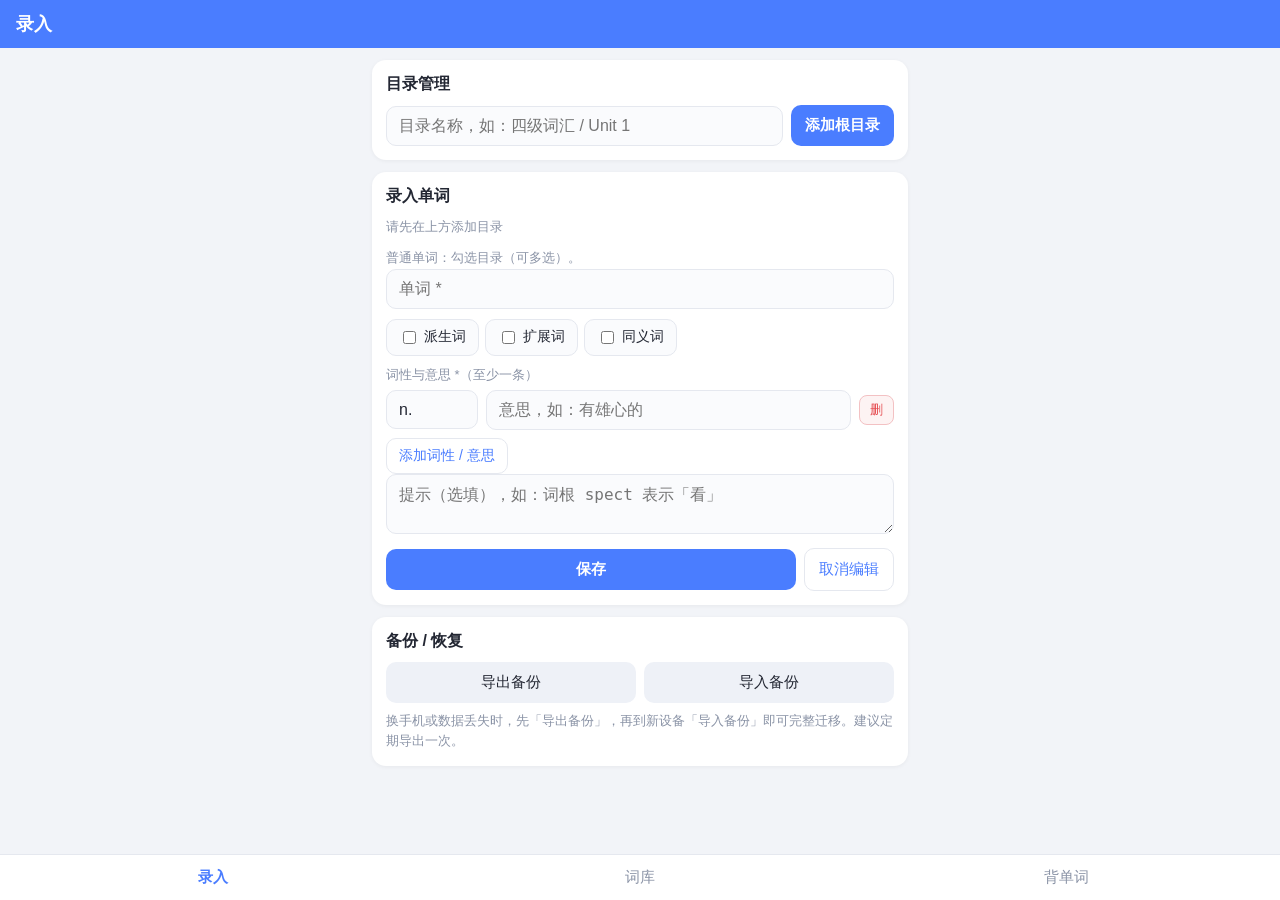
<file: index.html>
<!DOCTYPE html>
<html lang="zh-CN">
<head>
<meta charset="UTF-8">
<meta name="viewport" content="width=device-width, initial-scale=1, maximum-scale=1, user-scalable=no, viewport-fit=cover">
<meta name="apple-mobile-web-app-capable" content="yes">
<meta name="mobile-web-app-capable" content="yes">
<meta name="apple-mobile-web-app-status-bar-style" content="black-translucent">
<meta name="theme-color" content="#4a7dff">
<title>背单词</title>
<style>
:root {
  --primary: #4a7dff;
  --primary-dark: #3563d6;
  --bg: #f2f4f8;
  --card: #ffffff;
  --line: #e5e8ef;
  --text: #232733;
  --muted: #8a93a6;
  --danger: #e5484d;
  --good: #2fa96e;
  --mid: #f5a623;
}
* { box-sizing: border-box; -webkit-tap-highlight-color: transparent; }
html, body { height: 100%; }
body {
  margin: 0;
  font-family: -apple-system, BlinkMacSystemFont, "PingFang SC", "Helvetica Neue", "Microsoft YaHei", sans-serif;
  background: var(--bg);
  color: var(--text);
  font-size: 16px;
  -webkit-font-smoothing: antialiased;
}
#topbar {
  position: sticky; top: 0; z-index: 20;
  background: var(--primary); color: #fff;
  padding: calc(env(safe-area-inset-top) + 12px) 16px 12px;
}
#topbar h1 { margin: 0; font-size: 18px; font-weight: 600; }
#main { padding: 12px 12px calc(80px + env(safe-area-inset-bottom)); max-width: 560px; margin: 0 auto; }
.card {
  background: var(--card); border-radius: 14px; padding: 14px; margin-bottom: 12px;
  box-shadow: 0 1px 4px rgba(0,0,0,.05);
}
.card h2 { margin: 0 0 10px; font-size: 16px; }
input[type=text], input[type=search], select, textarea {
  width: 100%; padding: 10px 12px; border: 1px solid var(--line); border-radius: 10px;
  font-size: 16px; background: #fafbfd; color: var(--text); margin-bottom: 10px;
  outline: none; -webkit-appearance: none; appearance: none;
}
input:focus, select:focus, textarea:focus { border-color: var(--primary); background: #fff; }
.check { display: flex; align-items: center; gap: 8px; margin-bottom: 10px; font-size: 15px; }
.check input[type=checkbox] { width: 20px; height: 20px; accent-color: var(--primary); }
.type-row { display: flex; gap: 6px; margin-bottom: 10px; flex-wrap: wrap; }
.type-row label {
  display: flex; align-items: center; gap: 5px;
  border: 1px solid var(--line); border-radius: 10px; padding: 8px 12px;
  font-size: 14px; background: #fafbfd; cursor: pointer;
}
.type-row label.on { border-color: var(--primary); background: #eef3ff; color: var(--primary-dark); }
.type-row input { accent-color: var(--primary); }
.field-label { font-size: 13px; color: var(--muted); margin: 6px 0; }
.dir-checks { margin-bottom: 10px; }
.dir-check-item {
  display: flex; align-items: center; gap: 8px;
  padding: 6px 8px 6px calc(8px + var(--depth, 0) * 20px); border-radius: 8px;
}
.dir-check-item:active { background: var(--bg); }
.dir-check-item.hl { background: #eceef2; }
.dir-check-item input { width: 18px; height: 18px; accent-color: var(--primary); flex: none; }
.dir-check-item input:disabled { opacity: .35; }
.form-word-node .dir-name { font-weight: 500; }
.sense-row { display: flex; gap: 8px; margin-bottom: 8px; align-items: center; }
.sense-row select { width: 92px; flex: none; margin-bottom: 0; }
.sense-row input { flex: 1; margin-bottom: 0; }
.row { display: flex; gap: 8px; align-items: center; }
.row input { flex: 1; margin-bottom: 0; }
.btn {
  display: inline-block; border: none; border-radius: 10px; padding: 11px 14px;
  font-size: 15px; background: #eef1f7; color: var(--text); cursor: pointer;
}
.btn:active { transform: scale(.97); }
.btn.primary { background: var(--primary); color: #fff; font-weight: 600; }
.btn.primary:active { background: var(--primary-dark); }
.btn.ghost { background: #fff; border: 1px solid var(--line); color: var(--primary); }
.btn.small { padding: 8px 12px; font-size: 14px; }
.btn.grow { flex: 1; }
.btn:disabled { opacity: .4; }
.mini {
  border: 1px solid var(--line); background: #fff; color: var(--primary);
  border-radius: 8px; padding: 5px 10px; font-size: 13px; cursor: pointer; white-space: nowrap;
}
.mini:active { background: #eef3ff; }
.mini.danger { color: var(--danger); border-color: #f3c1c3; background: #fdf3f3; }
.mini.icon { display: inline-flex; align-items: center; padding: 5px 8px; }
.icon-btn {
  border: 1px solid var(--line); background: #fff; color: var(--primary);
  border-radius: 50%; width: 40px; height: 40px;
  display: inline-flex; align-items: center; justify-content: center; cursor: pointer; flex: none;
}
.toolbar { display: flex; gap: 8px; margin-bottom: 10px; }
.toolbar .btn { flex: 1; font-size: 14px; padding: 10px 8px; }
.hint { font-size: 13px; color: var(--muted); line-height: 1.6; margin: 8px 0 0; }
.empty { text-align: center; color: var(--muted); padding: 40px 0; }
.pager { display: flex; align-items: center; justify-content: center; gap: 12px; margin-top: 8px; }
.pager-info { font-size: 13px; color: var(--muted); }
.pager .btn:disabled { opacity: .35; }
/* 每页条数选择器已按需求注释掉
.per-toggle {
  flex: none; border: 1px solid var(--line); border-radius: 10px;
  background: #fafbfd; padding: 10px 12px; font-size: 14px; color: var(--text);
  cursor: pointer; white-space: nowrap; margin-bottom: 0;
}
.per-toggle b { color: var(--primary-dark); font-size: 15px; }
*/
.per-wheel { display: none; }
.per-wheel-h {
  display: flex; justify-content: center; gap: 8px; flex-wrap: wrap;
  padding: 8px 4px; border: 1px solid var(--line); border-radius: 10px;
  background: #fafbfd;
}
.per-wheel-h .pw-item {
  font-size: 14px; color: var(--muted); padding: 6px 14px;
  border-radius: 8px; border: 1px solid transparent; cursor: pointer;
}
.per-wheel-h .pw-item.cur {
  color: #fff; background: var(--primary); font-weight: 700;
}
.per-wheel-h .pw-item:active { background: #eef3ff; }
.per-wheel {
  flex: none; display: flex; flex-direction: column; align-items: center;
  gap: 2px; padding: 4px 10px; border: 1px solid var(--line); border-radius: 10px;
  background: #fafbfd; overflow: hidden;
}
.per-wheel .pw-item {
  font-size: 13px; color: var(--muted); padding: 2px 8px;
  border-radius: 6px; cursor: pointer; line-height: 1.4;
}
.per-wheel .pw-item.cur {
  color: #fff; background: var(--primary); font-weight: 700; font-size: 15px;
}
.per-wheel .pw-item:active { background: #eef3ff; }
.tree { font-size: 15px; }
.tree-node { margin: 2px 0; }
.dir-row {
  display: flex; align-items: center; gap: 8px;
  padding: 8px 8px 8px calc(8px + var(--depth, 0) * 18px);
  background: #f7f9fd; border-radius: 10px; margin: 4px 0;
}
.dir-row .arrow {
  border: none; background: none; color: var(--muted); font-size: 14px;
  padding: 2px 4px; cursor: pointer; flex: none;
}
#dirTreeLib .dir-name { cursor: pointer; }
.word-row .w-text.clickable { cursor: pointer; }
.w-arrow {
  border: none; background: none; color: var(--muted); font-size: 14px;
  padding: 2px 2px; cursor: pointer; flex: none;
}
.w-arrow-spacer { display: inline-block; width: 18px; flex: none; }
.dir-checkbox { flex: none; display: flex; }
.dir-checkbox input { width: 18px; height: 18px; accent-color: var(--primary); }
.dir-name { font-weight: 600; overflow: hidden; text-overflow: ellipsis; white-space: nowrap; }
.dir-count { font-size: 12px; color: var(--muted); flex: none; }
.dir-btns { margin-left: auto; display: flex; gap: 6px; flex: none; }
.dir-row .mini { flex: none; }
.node-children { margin-left: 0; }
.word-row {
  padding: 6px 8px 6px calc(8px + var(--depth, 0) * 18px);
  border-left: 2px solid var(--line); margin: 4px 0 4px 10px;
}
.derived-box .word-row { border-left-color: #c7d4f5; }
.word-row .w-text { font-size: 16px; font-weight: 600; }
.word-row .mini { margin-left: 6px; }
.word-meaning {
  display: none; margin-top: 6px; padding: 8px 10px; background: #f4f7ff;
  border-radius: 8px; font-size: 14px; line-height: 1.6;
}
.word-meaning.open { display: block; }
.word-meaning b { color: var(--primary-dark); margin-right: 4px; }
.w-tip-line { color: var(--muted); font-size: 13px; margin-top: 4px; }
.word-item {
  display: flex; align-items: center; justify-content: space-between; gap: 8px;
  padding: 10px 4px; border-bottom: 1px solid var(--line);
  flex-wrap: wrap;
}
.word-item:last-child { border-bottom: none; }
.word-item-main { min-width: 0; display: flex; flex-wrap: wrap; align-items: center; gap: 6px; }
.word-item-main .w-text { font-weight: 600; font-size: 16px; }
.word-item-main .w-sub { font-size: 12px; color: var(--muted); }
.word-item-btns { display: flex; gap: 6px; flex: none; }
.tag {
  font-size: 11px; color: var(--primary); background: #eef3ff;
  border-radius: 6px; padding: 2px 6px; flex: none;
}
.mode-card { padding: 10px; }
.mode-btn {
  width: 100%; border: none; border-radius: 12px; padding: 18px 16px; margin: 6px 0;
  color: #fff; font-size: 17px; text-align: left; cursor: pointer;
  display: flex; justify-content: space-between; align-items: center;
}
.mode-btn:active { filter: brightness(.92); }
.mode-btn span { font-size: 13px; opacity: .9; }
.mode-btn.learn { background: linear-gradient(135deg, #4a7dff, #6f9bff); }
.mode-btn.review { background: linear-gradient(135deg, #2fa96e, #55c48f); }
.mode-btn.rand { background: linear-gradient(135deg, #f5a623, #f7bc55); }
.progress { text-align: center; color: var(--muted); font-size: 14px; padding: 4px 0 10px; }
.word-card { text-align: center; }
.word-line { display: flex; align-items: center; justify-content: center; gap: 12px; margin: 14px 0 6px; }
.big-word { font-size: 30px; font-weight: 700; word-break: break-word; }
.source-btn {
  border: none; background: none; color: var(--muted); font-size: 14px;
  padding: 6px 10px; cursor: pointer; text-decoration: underline;
}
.source-btn:active { color: var(--primary); }
.action-row { display: flex; gap: 10px; justify-content: center; align-items: center; margin: 10px 0; }
.action-row .btn { flex: none; }
.tip-box {
  background: #fff8e6; border: 1px solid #f5dfad; border-radius: 10px;
  padding: 10px 12px; margin: 10px 0; font-size: 14px; text-align: left;
}
.answer {
  background: #f4f7ff; border-radius: 10px; padding: 12px; margin: 10px 0;
  font-size: 15px; line-height: 1.7; text-align: left;
}
.answer b { color: var(--primary-dark); margin-right: 4px; }
.answer .w-tip-line { color: var(--muted); font-size: 13px; margin-top: 6px; }
.grade-row { display: flex; gap: 10px; margin: 16px 0 10px; }
.grade {
  flex: 1; border: none; border-radius: 12px; padding: 14px 0;
  font-size: 15px; font-weight: 600; color: #fff; cursor: pointer;
}
.grade:active { filter: brightness(.9); }
.grade.bad { background: var(--danger); }
.grade.mid { background: var(--mid); }
.grade.good { background: var(--good); }
#quitBtn { width: 100%; margin-bottom: 8px; }
.done-card { text-align: center; padding: 24px 14px; }
.done-card h2 { font-size: 20px; }
.done-line { display: flex; justify-content: center; gap: 16px; font-size: 16px; }
.good-t { color: var(--good); font-weight: 600; }
.mid-t { color: var(--mid); font-weight: 600; }
.bad-t { color: var(--danger); font-weight: 600; }
#tabbar {
  position: fixed; bottom: 0; left: 0; right: 0; display: flex;
  background: rgba(255,255,255,.96); border-top: 1px solid var(--line);
  padding-bottom: env(safe-area-inset-bottom); z-index: 30;
  backdrop-filter: blur(10px); -webkit-backdrop-filter: blur(10px);
}
.tab {
  flex: 1; border: none; background: none; padding: 13px 0;
  font-size: 15px; color: var(--muted); cursor: pointer;
}
.tab.active { color: var(--primary); font-weight: 600; }
.tab:active { opacity: .7; }
#storageWarn {
  background: #fff3cd; color: #8a6d1a; font-size: 13px; padding: 10px 12px;
  border-radius: 10px; margin-bottom: 12px; line-height: 1.6;
}
</style>
</head>
<body>

<header id="topbar"><h1 id="pageTitle">录入</h1></header>

<main id="main">

  <div id="storageWarn" hidden>
    注意：当前打开方式不支持保存数据（关闭后会丢失）。<br>
    iPhone 请用支持本地存储的 App 打开（推荐「Documents」内置浏览器）；
    安卓用 Chrome 打开即可正常保存。
  </div>

  <!-- ============ 录入 ============ -->
  <section class="page" id="page-entry">
    <div class="card">
      <h2>目录管理</h2>
      <div id="dirTreeEntry" class="tree"></div>
      <div class="row">
        <input id="newRootDirName" type="text" placeholder="目录名称，如：四级词汇 / Unit 1">
        <button class="btn primary" id="addRootDirBtn">添加根目录</button>
      </div>
<!--      <p class="hint">目录支持无限层级（单词书 → Unit → Lesson）。删除目录不会删除单词，只是解除归属。</p>-->
    </div>

    <div class="card">
      <h2 id="wordFormTitle">录入单词</h2>
      <form id="wordForm">
<!--        <div class="field-label">所属目录 / 所属单词 *（点击 ▸ 展开，默认折叠）</div>-->
        <div id="wDirs" class="dir-checks"></div>
        <p class="hint" id="treeHint">普通单词：勾选目录（可多选）。</p>

        <input type="text" id="wText" placeholder="单词 *" autocomplete="off" autocapitalize="off">

        <div class="type-row" id="typeRow">
          <label id="lblDerived"><input type="checkbox" name="wordType" value="derived"> 派生词</label>
          <label id="lblExtension"><input type="checkbox" name="wordType" value="extension"> 扩展词</label>
          <label id="lblSynonym"><input type="checkbox" name="wordType" value="synonym"> 同义词</label>
        </div>
<!--        <p class="hint" id="typeHint">不选则为普通单词。三者只能选一个。</p>-->

        <div class="field-label">词性与意思 *（至少一条）<span id="senseHint" hidden>（同义词可不填，添加后意思与所属单词相同）</span></div>
        <div id="senseRows"></div>
        <button type="button" class="btn ghost small" id="addSenseBtn">添加词性 / 意思</button>

        <textarea id="wTip" rows="2" placeholder="提示（选填），如：词根 spect 表示「看」"></textarea>

        <div class="row">
          <button type="submit" class="btn primary grow" id="saveWordBtn">保存</button>
          <button type="button" class="btn ghost" id="cancelEditBtn" hidden>取消编辑</button>
        </div>
      </form>
    </div>

    <div class="card">
      <h2>备份 / 恢复</h2>
      <div class="row">
        <button type="button" class="btn grow" id="exportBtn">导出备份</button>
        <button type="button" class="btn grow" id="importBtn">导入备份</button>
        <input type="file" id="importFile" accept=".json,application/json" hidden>
      </div>
      <p class="hint">换手机或数据丢失时，先「导出备份」，再到新设备「导入备份」即可完整迁移。建议定期导出一次。</p>
    </div>
  </section>

  <!-- ============ 词库 ============ -->
  <section class="page" id="page-library" hidden>
    <div class="card">
      <h2>单词列表</h2>
      <div class="row">
        <input type="search" id="wordSearch" placeholder="搜索单词">
      </div>
      <div id="wordList"></div>
      <div class="pager" id="wordPager">
        <button class="btn small" id="wordPrev">上一页</button>
        <span class="pager-info" id="wordPageInfo"></span>
        <button class="btn small" id="wordNext">下一页</button>
      </div>
    </div>

    <div class="toolbar">
      <button class="btn" id="toggleAllBtn">显示全部释义</button>
      <button class="btn" id="toggleSelBtn">显示/隐藏所选目录释义</button>
    </div>
    <p class="hint">点击目录名称显示/隐藏该目录下的单词；点击单词显示/隐藏其派生词、扩展词、同义词。勾选目录后点上方按钮，可整体显示/隐藏该目录下所有单词及派生词的释义；每个目录都有「随机背」按钮。</p>
    <div id="dirTreeLib" class="tree"></div>
    <div id="libEmpty" class="empty" hidden>还没有目录或单词，先去「录入」添加吧。</div>
  </section>

  <!-- ============ 背单词 ============ -->
  <section class="page" id="page-study" hidden>
    <div id="studyHome">
      <div class="card">
        <label class="check"><input type="checkbox" id="includeDerivedChk"> 背单词时包含派生词 / 扩展词 / 同义词</label>
        <div class="field-label">本次学习数量</div>
        <div class="per-wheel-h" id="studyPerWheel"></div>
      </div>
      <div class="card mode-card">
        <button class="mode-btn learn" data-mode="learn"><b>背新单词</b><span id="learnCount"></span></button>
        <button class="mode-btn review" data-mode="review"><b>复习单词</b><span id="reviewCount"></span></button>
        <button class="mode-btn rand" data-mode="random"><b>随机背词</b><span id="randomCount"></span></button>
      </div>
      <p class="hint">规则：「背新单词」「复习单词」完成的词按艾宾浩斯曲线（1/2/4/7/15/30/60 天）安排复习，<br>「随机背词」不改变复习计划。</p>
    </div>

    <div id="studyCard" hidden>
      <div class="progress" id="studyProgress"></div>
      <div class="card word-card">
        <div class="word-line"><span id="cardWord" class="big-word"></span></div>
        <button class="source-btn" id="sourceBtn" hidden></button>
        <div id="sourceMeaning" class="answer" hidden></div>
        <div class="action-row">
          <button class="btn ghost" id="tipBtn">提示</button>
          <button class="icon-btn" id="speakBtn" aria-label="朗读">
            <svg viewBox="0 0 24 24" width="20" height="20"><path d="M3 9v6h4l5 4V5L7 9H3z" fill="currentColor"/><path d="M16 8.5c1.6 1.4 1.6 5.6 0 7" stroke="currentColor" fill="none" stroke-width="2" stroke-linecap="round"/><path d="M18.5 6c2.8 2.6 2.8 9.4 0 12" stroke="currentColor" fill="none" stroke-width="2" stroke-linecap="round"/></svg>
          </button>
        </div>
        <div id="tipBox" class="tip-box" hidden></div>
        <div id="answerBox" class="answer" hidden></div>
        <div class="grade-row" id="gradeRow">
          <button class="grade bad" data-r="0">不认识</button>
          <button class="grade mid" data-r="1">模糊</button>
          <button class="grade good" data-r="2">认识</button>
        </div>
        <button class="btn ghost" id="quitBtn">结束本次学习</button>
      </div>
    </div>

    <div id="studyDone" hidden>
      <div class="card done-card">
        <h2>本轮完成</h2>
        <div id="doneStats"></div>
        <button class="btn primary" id="backHomeBtn">返回</button>
      </div>
    </div>
  </section>

</main>

<nav id="tabbar">
  <button class="tab active" data-page="page-entry" data-title="录入">录入</button>
  <button class="tab" data-page="page-library" data-title="词库">词库</button>
  <button class="tab" data-page="page-study" data-title="背单词">背单词</button>
</nav>

<script>
'use strict';

/* ================= 存储：IndexedDB（大容量）+ localStorage 兜底 ================= */

const IDB_NAME = 'wordapp', IDB_STORE = 'kv', STATE_KEY = 'state';
let state = null;
let storageOK = true;

let dbPromise = null;
function idb() {
  if (!dbPromise) {
    dbPromise = new Promise((resolve, reject) => {
      const req = indexedDB.open(IDB_NAME, 1);
      req.onupgradeneeded = () => req.result.createObjectStore(IDB_STORE);
      req.onsuccess = () => resolve(req.result);
      req.onerror = () => reject(req.error);
    });
  }
  return dbPromise;
}
function idbGet(key) {
  return idb().then(db => new Promise(resolve => {
    const r = db.transaction(IDB_STORE).objectStore(IDB_STORE).get(key);
    r.onsuccess = () => resolve(r.result);
    r.onerror = () => resolve(undefined);
  })).catch(() => undefined);
}
function idbSet(key, val) {
  return idb().then(db => new Promise((resolve, reject) => {
    const t = db.transaction(IDB_STORE, 'readwrite');
    t.objectStore(IDB_STORE).put(val, key);
    t.oncomplete = () => resolve();
    t.onerror = () => reject(t.error);
  }));
}

async function loadState() {
  let raw = null;
  let idbOK = true;
  try { raw = await idbGet(STATE_KEY); } catch (e) { idbOK = false; }
  if (raw === undefined || raw === null) {
    // 兜底/迁移：尝试 localStorage
    try {
      const ls = localStorage.getItem('wordapp_v1');
      if (ls) { raw = JSON.parse(ls); await idbSet(STATE_KEY, raw); }
    } catch (e) { idbOK = false; }
  }
  if (!idbOK) {
    try { localStorage.setItem('__t', '1'); localStorage.removeItem('__t'); }
    catch (e) { idbOK = false; }
  }
  storageOK = idbOK || !!raw;
  state = (raw && typeof raw === 'object') ? raw : {};
  migrateState(state);
}

function migrateState(s) {
  if (!s.seq) s.seq = 1;
  if (!Array.isArray(s.dirs)) s.dirs = [];
  if (!s.words || typeof s.words !== 'object') s.words = {};
  if (!s.settings) s.settings = {};
  if (!Array.isArray(s.settings.lastDirIds)) s.settings.lastDirIds = [];
  Object.values(s.words).forEach(w => {
    if (!w.type) { // 旧版本数据迁移
      w.type = w.isDerived ? 'derived' : 'base';
      w.parentIds = w.parentWordId ? [w.parentWordId] : [];
      delete w.isDerived; delete w.parentWordId;
    }
    if (!Array.isArray(w.parentIds)) w.parentIds = [];
    if (!Array.isArray(w.dirIds)) w.dirIds = [];
    if (!Array.isArray(w.senses)) w.senses = [];
    if (typeof w.tip !== 'string') w.tip = '';
    if (!w.stats) w.stats = null;
  });
}

function saveState() {
  if (!state) return;
  idbSet(STATE_KEY, state).catch(() => {
    try { localStorage.setItem('wordapp_v1', JSON.stringify(state)); }
    catch (e) { storageOK = false; }
  });
}

function uid() { return 'w' + (state.seq++); }

/* ---------- 通用工具 ---------- */

function esc(s) {
  return String(s == null ? '' : s).replace(/[&<>"']/g, c => (
    { '&': '&amp;', '<': '&lt;', '>': '&gt;', '"': '&quot;', "'": '&#39;' }[c]
  ));
}

function shuffle(arr) {
  for (let i = arr.length - 1; i > 0; i--) {
    const j = Math.floor(Math.random() * (i + 1));
    [arr[i], arr[j]] = [arr[j], arr[i]];
  }
  return arr;
}

function byCreation(a, b) { return parseInt(a.id.slice(1), 10) - parseInt(b.id.slice(1), 10); }

/* ---------- 日期工具 ---------- */

function fmtDate(d) {
  const y = d.getFullYear();
  const m = String(d.getMonth() + 1).padStart(2, '0');
  const day = String(d.getDate()).padStart(2, '0');
  return `${y}-${m}-${day}`;
}
function todayStr() { return fmtDate(new Date()); }
function addDays(dateStr, n) {
  const [y, m, d] = dateStr.split('-').map(Number);
  const dt = new Date(y, m - 1, d);
  dt.setDate(dt.getDate() + n);
  return fmtDate(dt);
}

/* ---------- 目录（无限层级树） ---------- */

function walkDirs(fn, nodes) {
  (nodes || state.dirs).forEach(n => {
    fn(n);
    if (n.children && n.children.length) walkDirs(fn, n.children);
  });
}
function findDir(id) {
  let r = null;
  walkDirs(d => { if (d.id === id) r = d; });
  return r;
}
function collectDirIds(id) {
  const ids = [];
  const d = findDir(id);
  if (d) walkDirs(n => ids.push(n.id), [d]);
  return ids;
}
function createDir(name, parentId) {
  const node = { id: uid(), name: name, children: [] };
  if (parentId) {
    const p = findDir(parentId);
    if (p) { p.children.push(node); return node; }
  }
  state.dirs.push(node);
  return node;
}
function renameDir(id, name) { const d = findDir(id); if (d) d.name = name; }
function deleteDir(id) {
  (function rm(nodes) {
    for (let i = 0; i < nodes.length; i++) {
      if (nodes[i].id === id) { nodes.splice(i, 1); return true; }
      if (nodes[i].children && rm(nodes[i].children)) return true;
    }
    return false;
  })(state.dirs);
  Object.values(state.words).forEach(w => {
    w.dirIds = (w.dirIds || []).filter(x => x !== id);
  });
  saveState();
}

/* ---------- 单词 ---------- */

const TYPE_LABEL = { base: '', derived: '派生词', extension: '扩展词', synonym: '同义词' };

function wordList() { return Object.values(state.words); }
function getWord(id) { return state.words[id]; }
function isBase(w) { return w && w.type === 'base'; }

/* 派生词/同义词动态跟随父单词的目录；扩展词/普通词用自己的 dirIds */
function dynamicDirIds(w) {
  if (!w) return [];
  if (w.type === 'derived' || w.type === 'synonym') {
    const p = getWord(w.parentIds[0]);
    return p ? (p.dirIds || []) : [];
  }
  return w.dirIds || [];
}

/* 某单词下的所有子词（派生词/扩展词/同义词），按创建时间升序 */
function childWords(pid) {
  return wordList().filter(w => (w.parentIds || []).indexOf(pid) !== -1).sort(byCreation);
}

/* 目录直属的根级单词：普通词 + 有自己目录的扩展词 */
function dirRootWords(dirId) {
  return wordList()
    .filter(w => (w.type === 'base' || w.type === 'extension') &&
                 (w.dirIds || []).indexOf(dirId) !== -1)
    .sort(byCreation);
}

function wordsUnderDir(dirId, includeDerived) {
  const ids = new Set(collectDirIds(dirId));
  const direct = wordList().filter(w =>
    (w.type === 'base' || w.type === 'extension') &&
    dynamicDirIds(w).some(d => ids.has(d)));
  const set = new Set(direct.map(w => w.id));
  if (includeDerived) {
    wordList().forEach(w => {
      if ((w.parentIds || []).some(p => set.has(p))) set.add(w.id);
    });
  }
  return wordList().filter(w => set.has(w.id));
}

function createWord(data) {
  const w = {
    id: uid(), type: data.type, text: data.text,
    parentIds: data.parentIds || [], dirIds: data.dirIds || [],
    senses: data.senses || [], tip: data.tip || '', stats: null
  };
  state.words[w.id] = w;
  saveState();
  return w;
}

function deleteWord(id) {
  // 删除以其为父的所有子词
  childWords(id).slice().forEach(c => deleteWord(c.id));
  // 扩展词引用了它的话，解除引用
  wordList().forEach(w => {
    if (w.parentIds && w.parentIds.indexOf(id) !== -1) {
      w.parentIds = w.parentIds.filter(x => x !== id);
      if (w.type === 'extension' && !w.parentIds.length && !(w.dirIds || []).length) {
        delete state.words[w.id]; // 无父无目录的孤儿扩展词直接删除
      }
    }
  });
  delete state.words[id];
  saveState();
}

function sensesHTML(w) {
  const lines = (w.senses || []).map(s =>
    `<div><b>${esc(s.pos)}</b> ${esc(s.meaning)}</div>`).join('');
  const tip = w.tip ? `<div class="w-tip-line">提示：${esc(w.tip)}</div>` : '';
  return (lines || '<div>（意思与所属单词相同）</div>') + tip;
}

/* ---------- 艾宾浩斯复习计划 ---------- */
/* 按本轮最差表现计算：认识→间隔升级 1/2/4/7/15/30/60 天；模糊→间隔缩短；不认识→明天重现 */
const INTERVALS = [1, 2, 4, 7, 15, 30, 60];

function reviewWord(w, worst) {
  const t = todayStr();
  if (!w.stats) w.stats = { level: 0, count: 0, due: t, history: [] };
  const s = w.stats;
  s.count++;
  s.history.push({ d: t, r: worst });
  if (s.history.length > 50) s.history = s.history.slice(-50);

  if (worst === 2) {
    s.level = Math.min(s.level + 1, INTERVALS.length - 1);
  } else if (worst === 1) {
    s.level = Math.max(s.level - 1, 0);
  } else {
    s.level = 0;
  }

  const days = (worst === 2) ? (s.level === 1 ? 1 : INTERVALS[s.level]) : 1;
  /* 漏背顺延：认识的情况按原计划日期起算（若已过期则从今天） */
  const base = (worst === 2 && s.due && s.due > t) ? s.due : t;
  s.due = addDays(base, days);
  s.last = t;
  saveState();
}

/* ---------- 语音朗读：有道真人发音，失败回退系统 TTS ---------- */

let currentAudio = null;

function speak(text) {
  try {
    if (currentAudio) { currentAudio.pause(); currentAudio.onerror = null; currentAudio = null; }
    const audio = new Audio();
    audio.src = 'https://dict.youdao.com/dictvoice?type=2&audio=' + encodeURIComponent(text);
    audio.onerror = () => speakOffline(text);
    currentAudio = audio;
    const p = audio.play();
    if (p && p.catch) p.catch(() => speakOffline(text));
  } catch (e) {
    speakOffline(text);
  }
}
function speakOffline(text) {
  if (!('speechSynthesis' in window)) { alert('无法朗读：网络不可用且系统不支持语音'); return; }
  speechSynthesis.cancel();
  const u = new SpeechSynthesisUtterance(text);
  u.lang = 'en-US';
  u.rate = 0.85;
  const voices = speechSynthesis.getVoices();
  const v = voices.find(x => /^en[-_]US/i.test(x.lang)) || voices.find(x => /^en/i.test(x.lang));
  if (v) u.voice = v;
  speechSynthesis.speak(u);
}

/* ---------- 单词拼写校验（免费词典 API，成功结果本会话内缓存） ---------- */

const spellOK = new Set();

function checkSpelling(word) {
  const key = word.toLowerCase();
  if (spellOK.has(key)) return Promise.resolve({ ok: true });
  return fetch('https://api.dictionaryapi.dev/api/v2/entries/en/' + encodeURIComponent(word))
    .then(r => {
      if (r.status === 404) return { ok: false };
      if (r.ok) { spellOK.add(key); return { ok: true }; }
      return { ok: true }; // 其它状态不拦截
    })
    .catch(() => ({ netFail: true })); // 断网：交给用户确认
}

/* ---------- 备份 / 恢复 ---------- */

function copyText(text) {
  const ta = document.createElement('textarea');
  ta.value = text;
  ta.style.position = 'fixed';
  ta.style.opacity = '0';
  document.body.appendChild(ta);
  ta.focus();
  ta.select();
  let ok = false;
  try { ok = document.execCommand('copy'); } catch (e) { ok = false; }
  document.body.removeChild(ta);
  return ok;
}

function exportData() {
  const data = JSON.stringify(state, null, 1);
  let downloaded = false;
  try {
    const blob = new Blob([data], { type: 'application/json' });
    const a = document.createElement('a');
    a.href = URL.createObjectURL(blob);
    a.download = 'word-backup-' + todayStr() + '.json';
    document.body.appendChild(a);
    a.click();
    a.remove();
    downloaded = true;
  } catch (e) { downloaded = false; }

  let copied = false;
  if (confirm((downloaded ? '已开始下载备份文件。' : '当前环境不支持下载文件。') +
      '\n是否同时把备份文本复制到剪贴板（可粘贴保存到备忘录）？')) {
    copied = copyText(data);
  }
  if (copied) alert('备份已复制到剪贴板，请粘贴到备忘录/文档保存。');
}

function importData(file) {
  const reader = new FileReader();
  reader.onload = () => {
    try {
      const obj = JSON.parse(reader.result);
      if (!obj || typeof obj !== 'object' || !Array.isArray(obj.dirs) || typeof obj.words !== 'object') {
        throw new Error('bad');
      }
      if (!confirm('导入将覆盖当前全部数据（目录、单词、背词记录），确定继续？')) return;
      state = obj;
      migrateState(state);
      saveState();
      resetWordForm();
      refreshAll();
      alert('导入成功');
    } catch (e) {
      alert('导入失败：文件不是有效的备份 JSON');
    }
  };
  reader.readAsText(file, 'utf-8');
}

/* ================= 录入页 ================= */

let editingWordId = null;
let selectedParentWordId = null;      // 派生词/同义词：选中的父单词（单选）
const selectedParentIds = new Set();  // 扩展词：选中的父单词（多选）
const formCheckedDirs = new Set();    // 表单目录勾选
const expandedMgmtDirs = new Set();   // 目录管理树展开状态
const expandedFormDirs = new Set();   // 表单目录树展开
const expandedFormWords = new Set();  // 表单树中展开显示子词的单词
let lastAddedWordId = null;           // 最近新增的普通单词（表单树中高亮）

function getFormType() {
  const r = document.querySelector('input[name="wordType"]:checked');
  return r ? r.value : 'base';
}

function setType(type) {
  document.querySelectorAll('input[name="wordType"]').forEach(c => {
    c.checked = (c.value === type);
  });
  document.querySelectorAll('.type-row label').forEach(l => l.classList.remove('on'));
  const on = document.querySelector(`#lbl${type.charAt(0).toUpperCase() + type.slice(1)}`);
  if (on && type !== 'base') on.classList.add('on');
  onTypeChange(type);
}

function initEntry() {
  document.getElementById('addRootDirBtn').addEventListener('click', () => {
    const input = document.getElementById('newRootDirName');
    const name = input.value.trim();
    if (!name) return alert('请输入目录名称');
    createDir(name, null);
    input.value = '';
    refreshAll();
  });

  document.getElementById('dirTreeEntry').addEventListener('click', e => {
    const btn = e.target.closest('button[data-act]');
    if (!btn) return;
    const id = btn.closest('[data-id]').dataset.id;
    const act = btn.dataset.act;
    if (act === 'toggle') {
      if (expandedMgmtDirs.has(id)) expandedMgmtDirs.delete(id); else expandedMgmtDirs.add(id);
      renderEntryDirTree();
    } else if (act === 'add') {
      const name = prompt('子目录名称：');
      if (name && name.trim()) { createDir(name.trim(), id); refreshAll(); }
    } else if (act === 'rename') {
      const d = findDir(id);
      const name = prompt('新名称：', d.name);
      if (name && name.trim()) { renameDir(id, name.trim()); refreshAll(); }
    } else if (act === 'del') {
      const d = findDir(id);
      if (!d) return;
      const n = wordsUnderDir(id, true).length;
      if (confirm(`删除目录「${d.name}」？该目录下有 ${n} 个单词，删除后这些单词只是不再属于此目录（不会删除）。`)) {
        deleteDir(id);
        selectedDirsLib.delete(id);
        refreshAll();
      }
    }
  });

  /* checkbox：勾选 = 选择该类型；取消勾选 = 取消类型回到普通单词。
     同一时刻最多只有一个被勾选（setType 强制互斥），
     所以“取消勾选的那个”必然是当前已选类型，即再次点击取消 */
  document.getElementById('typeRow').addEventListener('change', e => {
    const input = e.target.closest('input[name="wordType"]');
    if (!input) return;
    setType(input.checked ? input.value : 'base');
  });

  document.getElementById('wDirs').addEventListener('click', e => {
    const btn = e.target.closest('button[data-act="ftoggle"]');
    if (!btn) return;
    const set = btn.dataset.kind === 'dir' ? expandedFormDirs : expandedFormWords;
    const tid = btn.dataset.tid;
    if (set.has(tid)) set.delete(tid); else set.add(tid);
    renderFormDirTree();
  });
  document.getElementById('wDirs').addEventListener('change', e => {
    const inp = e.target;
    if (inp.matches('input[data-dir]')) {
      if (inp.checked) formCheckedDirs.add(inp.dataset.dir);
      else formCheckedDirs.delete(inp.dataset.dir);
      return;
    }
    if (inp.matches('input[data-word]')) {
      const type = getFormType();
      const wid = inp.dataset.word;
      if (!inp.checked) {
        selectedParentIds.delete(wid);
        if (selectedParentWordId === wid) selectedParentWordId = null;
        renderFormDirTree();
        return;
      }
      const w = getWord(wid);
      if (!isBase(w)) { inp.checked = false; alert('只能选择未派生的普通单词作为所属单词'); return; }
      if (type === 'extension') {
        selectedParentIds.add(wid);
      } else {
        // 派生词/同义词：单选
        selectedParentIds.clear();
        selectedParentWordId = wid;
        document.querySelectorAll('#wDirs input[data-word]').forEach(cb => {
          if (cb !== inp) cb.checked = false;
        });
      }
      renderFormDirTree();
    }
  });

  document.getElementById('addSenseBtn').addEventListener('click', () => addSenseRow('n.', ''));
  document.getElementById('senseRows').addEventListener('click', e => {
    const btn = e.target.closest('button[data-act="rm"]');
    if (btn) {
      if (document.querySelectorAll('.sense-row').length > 1) btn.closest('.sense-row').remove();
    }
  });

  document.getElementById('wordForm').addEventListener('submit', onWordSubmit);
  document.getElementById('cancelEditBtn').addEventListener('click', resetWordForm);

  document.getElementById('exportBtn').addEventListener('click', exportData);
  document.getElementById('importBtn').addEventListener('click', () => {
    document.getElementById('importFile').click();
  });
  document.getElementById('importFile').addEventListener('change', e => {
    const f = e.target.files && e.target.files[0];
    if (f) importData(f);
    e.target.value = '';
  });

  addSenseRow('n.', '');
}

function renderEntryAll() {
  renderEntryDirTree();
  renderFormDirTree();
}

/* ---------- 目录树（管理） ---------- */

function renderEntryDirTree() {
  const box = document.getElementById('dirTreeEntry');
  box.innerHTML = state.dirs.length ? '' : '<p class="hint">暂无目录，请在下方添加。</p>';
  (function render(nodes, depth, parent) {
    nodes.forEach(n => {
      const wrap = document.createElement('div');
      wrap.className = 'tree-node';
      wrap.dataset.id = n.id;
      const row = document.createElement('div');
      row.className = 'dir-row';
      row.style.setProperty('--depth', depth);
      row.innerHTML = `
        ${n.children.length
          ? `<button type="button" class="w-arrow" data-act="toggle">${expandedMgmtDirs.has(n.id) ? '▾' : '▸'}</button>`
          : '<span class="w-arrow-spacer"></span>'}
        <span class="dir-name">${esc(n.name)}</span>
        <span class="dir-count">${wordsUnderDir(n.id, true).length}词</span>
        <span class="dir-btns">
          <button type="button" class="mini" data-act="add">+子目录</button>
          <button type="button" class="mini" data-act="rename">改名</button>
          <button type="button" class="mini danger" data-act="del">删除</button>
        </span>`;
      wrap.appendChild(row);
      const children = document.createElement('div');
      children.className = 'node-children';
      if (expandedMgmtDirs.has(n.id)) render(n.children, depth + 1, children);
      wrap.appendChild(children);
      parent.appendChild(wrap);
    });
  })(state.dirs, 0, box);
}

/* ---------- 表单：目录树（目录 → 单词 → 子词），按类型控制勾选 ---------- */

function renderFormDirTree() {
  const box = document.getElementById('wDirs');
  const type = getFormType();
  if (!state.dirs.length) { box.innerHTML = '<p class="hint">请先在上方添加目录</p>'; updateFormHints(type); return; }
  box.innerHTML = '';
  const dirsDisabled = (type === 'derived' || type === 'synonym');

  (function renderDirs(nodes, depth, parent) {
    nodes.forEach(n => {
      const words = dirRootWords(n.id);
      const hasSub = n.children.length > 0 || words.length > 0;
      const autoOn = dirsDisabled && type !== 'extension' && selectedParentWordId &&
                     (getWord(selectedParentWordId) || {}).dirIds;
      const checked = dirsDisabled
        ? !!(autoOn && autoOn.indexOf(n.id) !== -1)
        : formCheckedDirs.has(n.id);
      const item = document.createElement('div');
      item.className = 'dir-check-item';
      item.style.setProperty('--depth', depth);
      item.innerHTML = `
        ${hasSub
          ? `<button type="button" class="w-arrow" data-act="ftoggle" data-kind="dir" data-tid="${n.id}">${expandedFormDirs.has(n.id) ? '▾' : '▸'}</button>`
          : '<span class="w-arrow-spacer"></span>'}
        <input type="checkbox" data-dir="${n.id}" ${checked ? 'checked' : ''} ${dirsDisabled ? 'disabled' : ''}>
        <span class="dir-name">${esc(n.name)}</span>
        <span class="dir-count">${wordsUnderDir(n.id, true).length}词</span>`;
      parent.appendChild(item);
      if (hasSub && expandedFormDirs.has(n.id)) {
        const children = document.createElement('div');
        children.className = 'node-children';
        renderDirs(n.children, depth + 1, children);
        words.forEach(w => renderFormWordNode(w, depth + 1, children, type));
        parent.appendChild(children);
      }
    });
  })(state.dirs, 0, box);
  updateFormHints(type);
}

function renderFormWordNode(w, depth, parent, type) {
  const kids = childWords(w.id);
  const expanded = expandedFormWords.has(w.id);
  const item = document.createElement('div');
  item.className = 'dir-check-item form-word-node' +
    (lastAddedWordId === w.id && type === 'base' ? ' hl' : '');
  item.style.setProperty('--depth', depth);
  const checked = type === 'extension'
    ? selectedParentIds.has(w.id)
    : selectedParentWordId === w.id;
  const disabled = type === 'base';
  const typeTag = TYPE_LABEL[w.type] ? `<span class="dir-count">${TYPE_LABEL[w.type]}</span>` : '';
  item.innerHTML = `
    ${kids.length
      ? `<button type="button" class="w-arrow" data-act="ftoggle" data-kind="word" data-tid="${w.id}">${expanded ? '▾' : '▸'}</button>`
      : '<span class="w-arrow-spacer"></span>'}
    <input type="checkbox" data-word="${w.id}" ${checked ? 'checked' : ''} ${disabled ? 'disabled' : ''}>
    <span class="dir-name">${esc(w.text)}</span>
    ${typeTag}`;
  parent.appendChild(item);
  if (kids.length && expanded) {
    const children = document.createElement('div');
    children.className = 'node-children';
    kids.forEach(c => renderFormWordNode(c, depth + 1, children, type));
    parent.appendChild(children);
  }
}

function onTypeChange(forcedType) {
  const type = forcedType || getFormType();

  if (type === 'base') {
    selectedParentIds.clear();
    selectedParentWordId = null;
    // 恢复上次勾选的目录
    formCheckedDirs.clear();
    (state.settings.lastDirIds || []).forEach(id => {
      if (findDir(id)) formCheckedDirs.add(id);
    });
  } else if (type === 'extension') {
    selectedParentWordId = null;
    if (!formCheckedDirs.size) {
      (state.settings.lastDirIds || []).forEach(id => {
        if (findDir(id)) formCheckedDirs.add(id);
      });
    }
  } else {
    // 派生词/同义词：目录跟随父单词
    formCheckedDirs.clear();
    // 若已有多个勾选的父词（从扩展词切过来），保留第一个
    if (selectedParentIds.size) {
      selectedParentWordId = [...selectedParentIds][0];
    }
    selectedParentIds.clear();
    if (selectedParentWordId && !isBase(getWord(selectedParentWordId))) selectedParentWordId = null;
  }
  renderFormDirTree();
}

function updateFormHints(type) {
  const treeHint = document.getElementById('treeHint');
  const senseHint = document.getElementById('senseHint');
  const hints = {
    base: '普通单词：勾选目录（可多选）。',
    derived: '派生词：在树中勾选一个非派生词作为所属单词，目录自动跟随它。',
    extension: '扩展词：在树中勾选一个或多个非派生词，并可自行勾选目录。',
    synonym: '同义词：在树中勾选一个非派生词，可一次输入多个单词（用逗号分隔），意思自动与所属单词一致。'
  };
  treeHint.textContent = hints[type];
  senseHint.hidden = type !== 'synonym';
}

/* ---------- 表单：词性 / 意思行 ---------- */

const POS_OPTIONS = ['n.', 'v.', 'vt.', 'vi.', 'adj.', 'adv.', 'prep.', 'pron.',
  'conj.', 'art.', 'num.', 'interj.', 'phr.', 'abbr.'];

function addSenseRow(pos, meaning) {
  const row = document.createElement('div');
  row.className = 'sense-row';
  row.innerHTML = `
    <select class="sense-pos">${POS_OPTIONS.map(p =>
      `<option value="${p}" ${p === pos ? 'selected' : ''}>${p}</option>`).join('')}</select>
    <input class="sense-meaning" type="text" placeholder="意思，如：有雄心的" value="${esc(meaning)}">
    <button type="button" class="mini danger" data-act="rm">删</button>`;
  document.getElementById('senseRows').appendChild(row);
}

function collectSenses() {
  return [...document.querySelectorAll('.sense-row')].map(r => ({
    pos: r.querySelector('.sense-pos').value,
    meaning: r.querySelector('.sense-meaning').value.trim()
  })).filter(s => s.meaning);
}

/* ---------- 提交 / 编辑 / 重置 ---------- */

function splitSynonyms(raw) {
  return raw.split(/[，,]/).map(s => s.trim()).filter(s => s);
}

async function onWordSubmit(e) {
  e.preventDefault();
  const type = getFormType();
  const raw = document.getElementById('wText').value.trim();
  if (!raw) return alert('请输入单词');

  const words = type === 'synonym' ? splitSynonyms(raw) : [raw];
  if (!words.length) return alert('请输入单词');
  if (type !== 'synonym' && words.length > 1) {
    return alert('一次只能添加一个单词；要一次添加多个请使用「同义词」模式并用逗号分隔');
  }

  /* 所属单词校验 */
  let parentIds = [];
  if (type === 'derived' || type === 'synonym') {
    if (!selectedParentWordId) {
      return alert(type === 'derived' ? '派生词必须勾选一个所属的非派生词'
                                      : '同义词必须勾选一个所属的非派生词');
    }
    if (!isBase(getWord(selectedParentWordId))) return alert('所属单词必须是未派生的普通单词');
    parentIds = [selectedParentWordId];
  } else if (type === 'extension') {
    parentIds = [...selectedParentIds].filter(id => isBase(getWord(id)));
    if (!parentIds.length) return alert('扩展词必须至少勾选一个所属的非派生词');
  }

  /* 目录校验 */
  let dirIds = [];
  if (type === 'derived' || type === 'synonym') {
    dirIds = (getWord(parentIds[0]).dirIds || []).slice();
  } else {
    dirIds = [...formCheckedDirs].filter(id => findDir(id));
    if (type === 'base' && !dirIds.length) return alert('请至少勾选一个目录');
    if (dirIds.length) state.settings.lastDirIds = dirIds;
  }

  /* 意思校验 */
  let senses = collectSenses();
  if (type === 'synonym') {
    if (!senses.length) {
      const p = getWord(parentIds[0]);
      senses = (p.senses || []).map(s => ({ pos: s.pos, meaning: s.meaning }));
    }
  } else if (!senses.length) {
    return alert('请至少填写一条意思');
  }

  /* 拼写校验 */
  for (const word of words) {
    const r = await checkSpelling(word);
    if (r.ok === false) {
      return alert(`「${word}」拼写不正确或不是英文单词，无法添加`);
    }
    if (r.netFail && !confirm(`无法联网校验「${word}」的拼写，确定要添加吗？`)) {
      return;
    }
  }

  const tip = document.getElementById('wTip').value.trim();

  if (editingWordId) {
    /* 编辑模式：更新当前单词；同义词多输入的部分作为新增词挂到同一父单词 */
    const w = getWord(editingWordId);
    w.text = words[0];
    w.type = type;
    w.parentIds = parentIds.slice();
    w.dirIds = dirIds.slice();
    w.senses = senses;
    w.tip = tip;
    saveState();
    if (type === 'synonym' && words.length > 1) {
      words.slice(1).forEach(text => createWord({ text, type, parentIds, dirIds, senses, tip: '' }));
    }
  } else {
    if (type === 'synonym') {
      words.forEach(text => createWord({ text, type, parentIds, dirIds, senses, tip: '' }));
    } else {
      const w = createWord({ text: words[0], type, parentIds, dirIds, senses, tip });
      if (type === 'base') lastAddedWordId = w.id;
    }
  }

  resetWordForm();
  refreshAll();
}

function editWord(id) {
  const w = getWord(id);
  if (!w) return;
  resetWordForm();
  editingWordId = id;
  document.getElementById('wText').value = w.text;
  setType(w.type === 'base' ? 'base' : w.type);
  formCheckedDirs.clear();
  selectedParentIds.clear();
  selectedParentWordId = null;
  if (w.type === 'extension') {
    w.parentIds.forEach(pid => selectedParentIds.add(pid));
    w.dirIds.forEach(did => { if (findDir(did)) formCheckedDirs.add(did); });
  } else if (w.type === 'derived' || w.type === 'synonym') {
    selectedParentWordId = w.parentIds[0] || null;
  } else {
    w.dirIds.forEach(did => { if (findDir(did)) formCheckedDirs.add(did); });
  }
  renderFormDirTree();
  const rows = document.getElementById('senseRows');
  rows.innerHTML = '';
  (w.senses || []).forEach(s => addSenseRow(s.pos, s.meaning));
  if (!w.senses || !w.senses.length) addSenseRow('n.', '');
  document.getElementById('wTip').value = w.tip || '';
  document.getElementById('saveWordBtn').textContent = '保存修改';
  document.getElementById('cancelEditBtn').hidden = false;
  switchTabTo('page-entry');
  setTimeout(() => {
    document.getElementById('wordForm').scrollIntoView({ behavior: 'smooth', block: 'start' });
  }, 50);
}

function resetWordForm() {
  editingWordId = null;
  selectedParentWordId = null;
  selectedParentIds.clear();
  formCheckedDirs.clear();
  setType('base');
  // 默认勾选上次使用的目录
  (state.settings.lastDirIds || []).forEach(id => {
    if (findDir(id)) formCheckedDirs.add(id);
  });
  document.getElementById('wordForm').reset();
  renderFormDirTree();
  const rows = document.getElementById('senseRows');
  rows.innerHTML = '';
  addSenseRow('n.', '');
  document.getElementById('saveWordBtn').textContent = '保存';
  document.getElementById('cancelEditBtn').hidden = true;
}

/* ================= 词库页 ================= */

let showAllMeaning = false;
const revealedSet = new Set();
const selectedDirsLib = new Set();
const expandedDirs = new Set();
const expandedWords = new Set();

function initLibrary() {
  document.getElementById('toggleAllBtn').addEventListener('click', () => {
    showAllMeaning = !showAllMeaning;
    updateMeaningVisibility();
    updateToggleButtons();
  });

  document.getElementById('toggleSelBtn').addEventListener('click', () => {
    if (!selectedDirsLib.size) return alert('请先勾选要操作的目录');
    const ids = new Set();
    selectedDirsLib.forEach(d => wordsUnderDir(d, true).forEach(w => ids.add(w.id)));
    if (!ids.size) return alert('所选目录下没有单词');
    const arr = [...ids];
    const anyHidden = arr.some(id => !isMeaningVisible(getWord(id)));
    if (anyHidden) {
      arr.forEach(id => revealedSet.add(id));
    } else {
      arr.forEach(id => revealedSet.delete(id));
      showAllMeaning = false;
    }
    updateMeaningVisibility();
    updateToggleButtons();
  });

  document.getElementById('dirTreeLib').addEventListener('click', onLibClick);
  document.getElementById('dirTreeLib').addEventListener('change', onLibChange);

  document.getElementById('wordPrev').addEventListener('click', () => {
    if (wordPage > 1) { wordPage--; renderWordList(); }
  });
  document.getElementById('wordNext').addEventListener('click', () => {
    wordPage++;
    renderWordList();
  });
  document.getElementById('wordSearch').addEventListener('input', () => {
    wordPage = 1;
    renderWordList();
  });
  // 每页条数选择器已按需求注释掉
  // renderPerWheel();
  // initPerWheel();
  document.getElementById('wordList').addEventListener('click', onWordListClick);
}

function isMeaningVisible(w) {
  return showAllMeaning || revealedSet.has(w.id);
}

function onLibChange(e) {
  const cb = e.target.closest('input[data-dir]');
  if (!cb) return;
  if (cb.checked) selectedDirsLib.add(cb.dataset.dir);
  else selectedDirsLib.delete(cb.dataset.dir);
}

function onLibClick(e) {
  const t = e.target.closest('[data-act]');
  if (!t) return;
  const act = t.dataset.act;
  const node = t.closest('[data-id]');

  if (act === 'toggle') {
    const id = node.dataset.id;
    if (expandedDirs.has(id)) expandedDirs.delete(id); else expandedDirs.add(id);
    renderLibrary();
  } else if (act === 'wtoggle') {
    const wid = t.dataset.wid;
    if (expandedWords.has(wid)) expandedWords.delete(wid); else expandedWords.add(wid);
    renderLibrary();
  } else if (act === 'random') {
    startStudy('random', { dirId: node.dataset.id, includeDerived: true });
  } else if (act === 'eye') {
    const wid = t.dataset.wid;
    if (revealedSet.has(wid)) revealedSet.delete(wid); else revealedSet.add(wid);
    updateMeaningVisibility();
  } else if (act === 'speak') {
    const w = getWord(t.dataset.wid);
    if (w) speak(w.text);
  }
}

function renderLibrary() {
  const box = document.getElementById('dirTreeLib');
  box.innerHTML = '';
  renderLibDirs(state.dirs, 0, box);
  document.getElementById('libEmpty').hidden = state.dirs.length > 0;
  updateToggleButtons();
  updateMeaningVisibility();
  renderWordList();
}

function renderLibDirs(nodes, depth, parent) {
  nodes.forEach(n => {
    const wrap = document.createElement('div');
    wrap.className = 'tree-node';
    wrap.dataset.id = n.id;
    const row = document.createElement('div');
    row.className = 'dir-row';
    row.style.setProperty('--depth', depth);
    row.innerHTML = `
      <button class="arrow" data-act="toggle">${expandedDirs.has(n.id) ? '▾' : '▸'}</button>
      <label class="dir-checkbox"><input type="checkbox" data-dir="${n.id}" ${selectedDirsLib.has(n.id) ? 'checked' : ''}></label>
      <span class="dir-name" data-act="toggle">${esc(n.name)}</span>
      <span class="dir-count">${wordsUnderDir(n.id, true).length}词</span>
      <button class="mini" data-act="random">随机背</button>`;
    wrap.appendChild(row);

    const children = document.createElement('div');
    children.className = 'node-children';
    if (expandedDirs.has(n.id)) {
      renderLibDirs(n.children, depth + 1, children);
      dirRootWords(n.id).forEach(w => children.appendChild(buildWordRow(w, depth + 1)));
    }
    wrap.appendChild(children);
    parent.appendChild(wrap);
  });
}

function buildWordRow(w, depth) {
  const kids = childWords(w.id);
  const expanded = expandedWords.has(w.id);
  const wrap = document.createElement('div');
  wrap.className = 'word-row';
  wrap.dataset.wid = w.id;
  wrap.style.setProperty('--depth', depth);
  wrap.innerHTML = `
    ${kids.length
      ? `<button class="w-arrow" data-act="wtoggle" data-wid="${w.id}">${expanded ? '▾' : '▸'}</button>`
      : '<span class="w-arrow-spacer"></span>'}
    <span class="w-text${kids.length ? ' clickable' : ''}" ${kids.length ? `data-act="wtoggle" data-wid="${w.id}"` : ''}>${esc(w.text)}</span>
    ${TYPE_LABEL[w.type] ? `<span class="tag">${TYPE_LABEL[w.type]}</span>` : ''}
    <button class="mini icon" data-act="speak" data-wid="${w.id}">
      <svg viewBox="0 0 24 24" width="14" height="14"><path d="M3 9v6h4l5 4V5L7 9H3z" fill="currentColor"/><path d="M16 8.5c1.6 1.4 1.6 5.6 0 7" stroke="currentColor" fill="none" stroke-width="2" stroke-linecap="round"/></svg>
    </button>
    <button class="mini" data-act="eye" data-wid="${w.id}">释义</button>
    <div class="word-meaning">${sensesHTML(w)}</div>`;
  if (kids.length && expanded) {
    const box = document.createElement('div');
    box.className = 'derived-box';
    kids.forEach(c => box.appendChild(buildWordRow(c, depth + 1)));
    wrap.appendChild(box);
  }
  return wrap;
}

function updateMeaningVisibility() {
  document.querySelectorAll('.word-row').forEach(row => {
    const w = getWord(row.dataset.wid);
    if (!w) return;
    const visible = isMeaningVisible(w);
    row.querySelector('.word-meaning').classList.toggle('open', visible);
    const eye = row.querySelector('[data-act="eye"]');
    if (eye) eye.textContent = visible ? '隐藏' : '释义';
  });
}

function updateToggleButtons() {
  document.getElementById('toggleAllBtn').textContent =
    showAllMeaning ? '隐藏全部释义' : '显示全部释义';
}

/* ---------- 单词列表（词库页，创建时间倒序，每页条数可选） ---------- */

let wordPage = 1;
let wordPerPage = 5;
const PER_PAGE_OPTIONS = [5, 10, 15, 20, 25, 30, 35, 40];

/* 滚动式每页条数选择器：始终展示 5 个数字，
   当前值 ≤15 时固定展示 5~25；否则以上下 ±5 / ±10 为窗口 */
function renderPerWheel() {
  document.getElementById('perToggleNum').textContent = wordPerPage;
  const wheel = document.getElementById('perWheel');
  const cur = wordPerPage;
  const window5 = cur <= 15
    ? [5, 10, 15, 20, 25]
    : [cur - 10, cur - 5, cur, cur + 5, cur + 10];
  wheel.innerHTML = '';
  window5.forEach(n => {
    const div = document.createElement('div');
    div.className = 'pw-item' + (n === cur ? ' cur' : '');
    div.textContent = n;
    div.addEventListener('click', () => {
      wordPerPage = n;
      wordPage = 1;
      renderPerWheel();
      renderWordList();
      wheel.hidden = true; // 点选数字即确认并收起
    });
    wheel.appendChild(div);
  });
}

function initPerWheel() {
  const toggle = document.getElementById('perToggle');
  const wheel = document.getElementById('perWheel');
  toggle.addEventListener('click', () => {
    wheel.hidden = !wheel.hidden; // 打开 / 再点确认收起
  });
}

function onWordListClick(e) {
  const btn = e.target.closest('button[data-act]');
  if (!btn) return;
  const id = btn.closest('[data-id]').dataset.id;
  const act = btn.dataset.act;
  if (act === 'speak') speak(getWord(id).text);
  else if (act === 'edit') editWord(id);
  else if (act === 'del') {
    const w = getWord(id);
    const kids = childWords(id).length;
    if (confirm(`删除单词「${w.text}」？${kids ? `其下 ${kids} 个关联词也会一并删除。` : ''}`)) {
      deleteWord(id);
      if (editingWordId === id) resetWordForm();
      refreshAll();
    }
  }
}

function renderWordList() {
  const q = document.getElementById('wordSearch').value.trim().toLowerCase();
  const box = document.getElementById('wordList');
  const pager = document.getElementById('wordPager');
  const per = wordPerPage;
  let list = wordList().sort((a, b) => byCreation(b, a)); // 创建时间倒序：最新的在前
  if (q) list = list.filter(w => w.text.toLowerCase().includes(q));

  const pages = Math.max(1, Math.ceil(list.length / per));
  if (wordPage > pages) wordPage = pages;
  if (wordPage < 1) wordPage = 1;

  const slice = list.slice((wordPage - 1) * per, wordPage * per);
  box.innerHTML = slice.length ? '' : '<p class="hint">暂无单词</p>';
  slice.forEach(w => {
    const dirs = dynamicDirIds(w).map(id => findDir(id)).filter(Boolean)
      .map(d => d.name).join('、');
    const pos = (w.senses || []).map(s => s.pos).join(' / ');
    const parents = (w.parentIds || []).map(getWord).filter(Boolean);
    const sub = w.type === 'base'
      ? `${pos} · ${dirs || '未分类'}`
      : `${pos} · 来自 ${parents.map(p => p.text).join('、') || '?'}`;
    const item = document.createElement('div');
    item.className = 'word-item';
    item.dataset.id = w.id;
    item.innerHTML = `
      <div class="word-item-main">
        <span class="w-text">${esc(w.text)}</span>
        ${TYPE_LABEL[w.type] ? `<span class="tag">${TYPE_LABEL[w.type]}</span>` : ''}
        <span class="w-sub">${esc(sub)}</span>
      </div>
      <div class="word-item-btns">
        <button class="mini" data-act="speak">读音</button>
        <button class="mini" data-act="edit">编辑</button>
        <button class="mini danger" data-act="del">删除</button>
      </div>`;
    box.appendChild(item);
  });

  document.getElementById('wordPageInfo').textContent =
    `${wordPage} / ${pages} 页 · 共 ${list.length} 词`;
  document.getElementById('wordPrev').disabled = wordPage <= 1;
  document.getElementById('wordNext').disabled = wordPage >= pages;
  pager.hidden = list.length === 0;
}

/* ================= 背单词页 ================= */

let session = null;
let studyPerCount = 10; /* 本次学习数量，决定三种模式的队列长度 */

/* 横向滚动数量选择器：展示 5 个数字，当前 ≤15 固定 5~25，否则窗口 ±5/±10 滚动 */
function renderStudyPerWheel() {
  const wheel = document.getElementById('studyPerWheel');
  const cur = studyPerCount;
  const window5 = cur <= 15
    ? [5, 10, 15, 20, 25]
    : [cur - 10, cur - 5, cur, cur + 5, cur + 10];
  wheel.innerHTML = '';
  window5.forEach(n => {
    const div = document.createElement('div');
    div.className = 'pw-item' + (n === cur ? ' cur' : '');
    div.textContent = n;
    div.addEventListener('click', () => {
      studyPerCount = n;
      renderStudyPerWheel();
    });
    wheel.appendChild(div);
  });
}

function initStudy() {
  renderStudyPerWheel();
  document.getElementById('includeDerivedChk').checked = !!state.settings.includeDerived;
  document.getElementById('includeDerivedChk').addEventListener('change', e => {
    state.settings.includeDerived = e.target.checked;
    saveState();
    updateStudyCounts();
  });

  document.querySelectorAll('.mode-btn').forEach(btn =>
    btn.addEventListener('click', () => startStudy(btn.dataset.mode)));

  document.getElementById('gradeRow').addEventListener('click', e => {
    const btn = e.target.closest('button[data-r]');
    if (!btn || !session) return;
    gradeClick(Number(btn.dataset.r));
  });

  document.getElementById('speakBtn').addEventListener('click', () => {
    const w = currentWord();
    if (w) speak(w.text);
  });

  document.getElementById('sourceBtn').addEventListener('click', () => {
    const w = currentWord();
    if (!w) return;
    const box = document.getElementById('sourceMeaning');
    if (!box.hidden) { box.hidden = true; return; }
    const parents = (w.parentIds || []).map(getWord).filter(Boolean);
    box.innerHTML = parents.map(p =>
      `<div style="font-weight:700;margin-bottom:4px">${esc(p.text)}</div>${sensesHTML(p)}`).join('');
    box.hidden = false;
  });

  document.getElementById('tipBtn').addEventListener('click', () => {
    const w = currentWord();
    if (!w) return;
    const box = document.getElementById('tipBox');
    const btn = document.getElementById('tipBtn');
    if (box.hidden) {
      box.textContent = w.tip || '（该单词没有提示）';
      box.hidden = false;
      btn.textContent = '收起提示';
    } else {
      box.hidden = true;
      btn.textContent = '提示';
    }
  });

  document.getElementById('quitBtn').addEventListener('click', endStudy);
  document.getElementById('backHomeBtn').addEventListener('click', endStudy);
}

function currentWord() {
  return session ? getWord(session.currentId) : null;
}

function studyPool(dirId, inc) {
  let list;
  if (dirId) {
    list = wordsUnderDir(dirId, true);
  } else {
    list = wordList();
  }
  if (!inc) list = list.filter(w => w.type === 'base' || w.type === 'extension');
  return list;
}

function updateStudyCounts() {
  const inc = !!state.settings.includeDerived;
  const all = studyPool(null, inc);
  const t = todayStr();
  document.getElementById('learnCount').textContent =
    all.filter(w => !w.stats).length + ' 个新词';
  document.getElementById('reviewCount').textContent =
    all.filter(w => w.stats && w.stats.due <= t).length + ' 个待复习';
  document.getElementById('randomCount').textContent =
    all.length + ' 个单词';
}

function startStudy(mode, opts) {
  opts = opts || {};
  const inc = opts.includeDerived !== undefined ? opts.includeDerived : !!state.settings.includeDerived;
  let list = studyPool(opts.dirId, inc);

  const t = todayStr();
  if (mode === 'learn') list = list.filter(w => !w.stats);
  else if (mode === 'review') list = list.filter(w => w.stats && w.stats.due <= t);

  if (!list.length) {
    alert(mode === 'learn' ? '没有未背过的新单词'
      : mode === 'review' ? '今天没有需要复习的单词'
      : '没有可选的单词');
    return;
  }

  if (mode === 'random') {
    list = shuffle(list.slice()).slice(0, studyPerCount);
  } else {
    list = list.slice().sort(byCreation).slice(0, studyPerCount); // 创建时间升序，截取本次数量
  }

  session = {
    mode: mode,
    queue: list.map(w => w.id),
    currentId: null,
    knows: {},    // 累计「认识」次数（不认识清零，模糊不变）
    touched: {},  // 本轮是否点过模糊/不认识（true = 需要认识满 3 次才出队）
    worst: {},    // 本轮最差表现
    counts: [0, 0, 0],
    total: list.length,
    done: 0
  };
  switchTabTo('page-study');
  showStudyView('card');
  nextWord();
}

function renderCard() {
  const w = currentWord();
  if (!w) return;
  const k = session.knows[w.id] || 0;
  const need = session.touched[w.id] ? 3 : 2;
  document.getElementById('studyProgress').textContent =
    `已完成 ${session.done}/${session.total} · 队列剩 ${session.queue.length + 1} · 认识进度 ${k}/${need}`;

  document.getElementById('cardWord').textContent = w.text;

  const parents = (w.parentIds || []).map(getWord).filter(Boolean);
  const srcBtn = document.getElementById('sourceBtn');
  if (parents.length) {
    srcBtn.hidden = false;
    srcBtn.textContent = '来自 ' + parents.map(p => p.text).join('、');
  } else {
    srcBtn.hidden = true;
  }
  document.getElementById('sourceMeaning').hidden = true;

  const tipBox = document.getElementById('tipBox');
  tipBox.hidden = true;
  const tipBtn = document.getElementById('tipBtn');
  tipBtn.textContent = '提示';
  tipBtn.disabled = !w.tip;

  const ans = document.getElementById('answerBox');
  ans.hidden = true;
  ans.innerHTML = sensesHTML(w);

  document.getElementById('gradeRow').hidden = false;
}

/* 第一次点击：只显示释义；第二次点击：按该按钮处理并跳下一个 */
function gradeClick(r) {
  const w = currentWord();
  if (!w) return;
  const ans = document.getElementById('answerBox');
  if (ans.hidden) {
    ans.innerHTML = sensesHTML(w);
    ans.hidden = false;
    return;
  }
  applyGrade(r);
}

function applyGrade(r) {
  const w = currentWord();
  if (!w) return;
  const id = w.id;
  session.counts[r]++;
  if (session.worst[id] === undefined || r < session.worst[id]) session.worst[id] = r;

  /* 规则：
     - 本轮没点过模糊/不认识 → 点 2 次认识即出队
     - 本轮点过模糊或不认识   → 必须累计点 3 次认识才出队（模糊不加不减，不认识清零） */
  const need = session.touched[id] ? 3 : 2;

  if (r === 2) {
    session.knows[id] = (session.knows[id] || 0) + 1;
    if (session.knows[id] >= need) {
      if (session.mode !== 'random') reviewWord(w, session.worst[id]);
      session.done++;
      delete session.knows[id];
      delete session.touched[id];
      delete session.worst[id];
    } else {
      session.queue.push(id);
    }
  } else if (r === 1) {
    session.touched[id] = true; /* 模糊：进度不变，但需认识 3 次 */
    session.queue.push(id);
  } else {
    session.touched[id] = true;
    session.knows[id] = 0;      /* 不认识：认识进度清零 */
    session.queue.push(id);
  }

  nextWord();
}

function nextWord() {
  if (!session.queue.length) { showDone(); return; }
  session.currentId = session.queue.shift();
  renderCard();
}

function showDone() {
  showStudyView('done');
  const b = session.counts[0], m = session.counts[1], g = session.counts[2];
  const planNote = session.mode === 'random'
    ? '随机背不改变复习计划。'
    : '完成的单词已按艾宾浩斯曲线更新复习计划。';
  document.getElementById('doneStats').innerHTML =
    `<p class="done-line"><span class="good-t">认识 ${g}</span><span class="mid-t">模糊 ${m}</span><span class="bad-t">不认识 ${b}</span></p>
     <p class="hint">本轮完成 ${session.done}/${session.total} 个单词。${planNote}</p>`;
  session = null;
}

function endStudy() {
  session = null;
  showStudyView('home');
  updateStudyCounts();
  renderLibrary();
}

function showStudyView(v) {
  document.getElementById('studyHome').hidden = v !== 'home';
  document.getElementById('studyCard').hidden = v !== 'card';
  document.getElementById('studyDone').hidden = v !== 'done';
}

/* ================= 应用入口 / 页面切换 ================= */

function switchTabTo(pageId) {
  document.querySelectorAll('.page').forEach(p => { p.hidden = p.id !== pageId; });
  document.querySelectorAll('.tab').forEach(t =>
    t.classList.toggle('active', t.dataset.page === pageId));
  const tab = document.querySelector(`.tab[data-page="${pageId}"]`);
  document.getElementById('pageTitle').textContent = tab ? tab.dataset.title : '';
  if (pageId === 'page-study') updateStudyCounts();
  if (pageId === 'page-library') renderLibrary();
}

function refreshAll() {
  renderEntryAll();
  renderLibrary();
  updateStudyCounts();
}

async function initApp() {
  await loadState();
  document.getElementById('storageWarn').hidden = storageOK;
  initEntry();
  initLibrary();
  initStudy();
  resetWordForm();

  document.getElementById('tabbar').addEventListener('click', e => {
    const btn = e.target.closest('.tab');
    if (!btn) return;
    switchTabTo(btn.dataset.page);
  });

  switchTabTo('page-entry');
  if ('speechSynthesis' in window) speechSynthesis.getVoices();
}

document.addEventListener('DOMContentLoaded', initApp);
</script>
</body>
</html>
</file>
